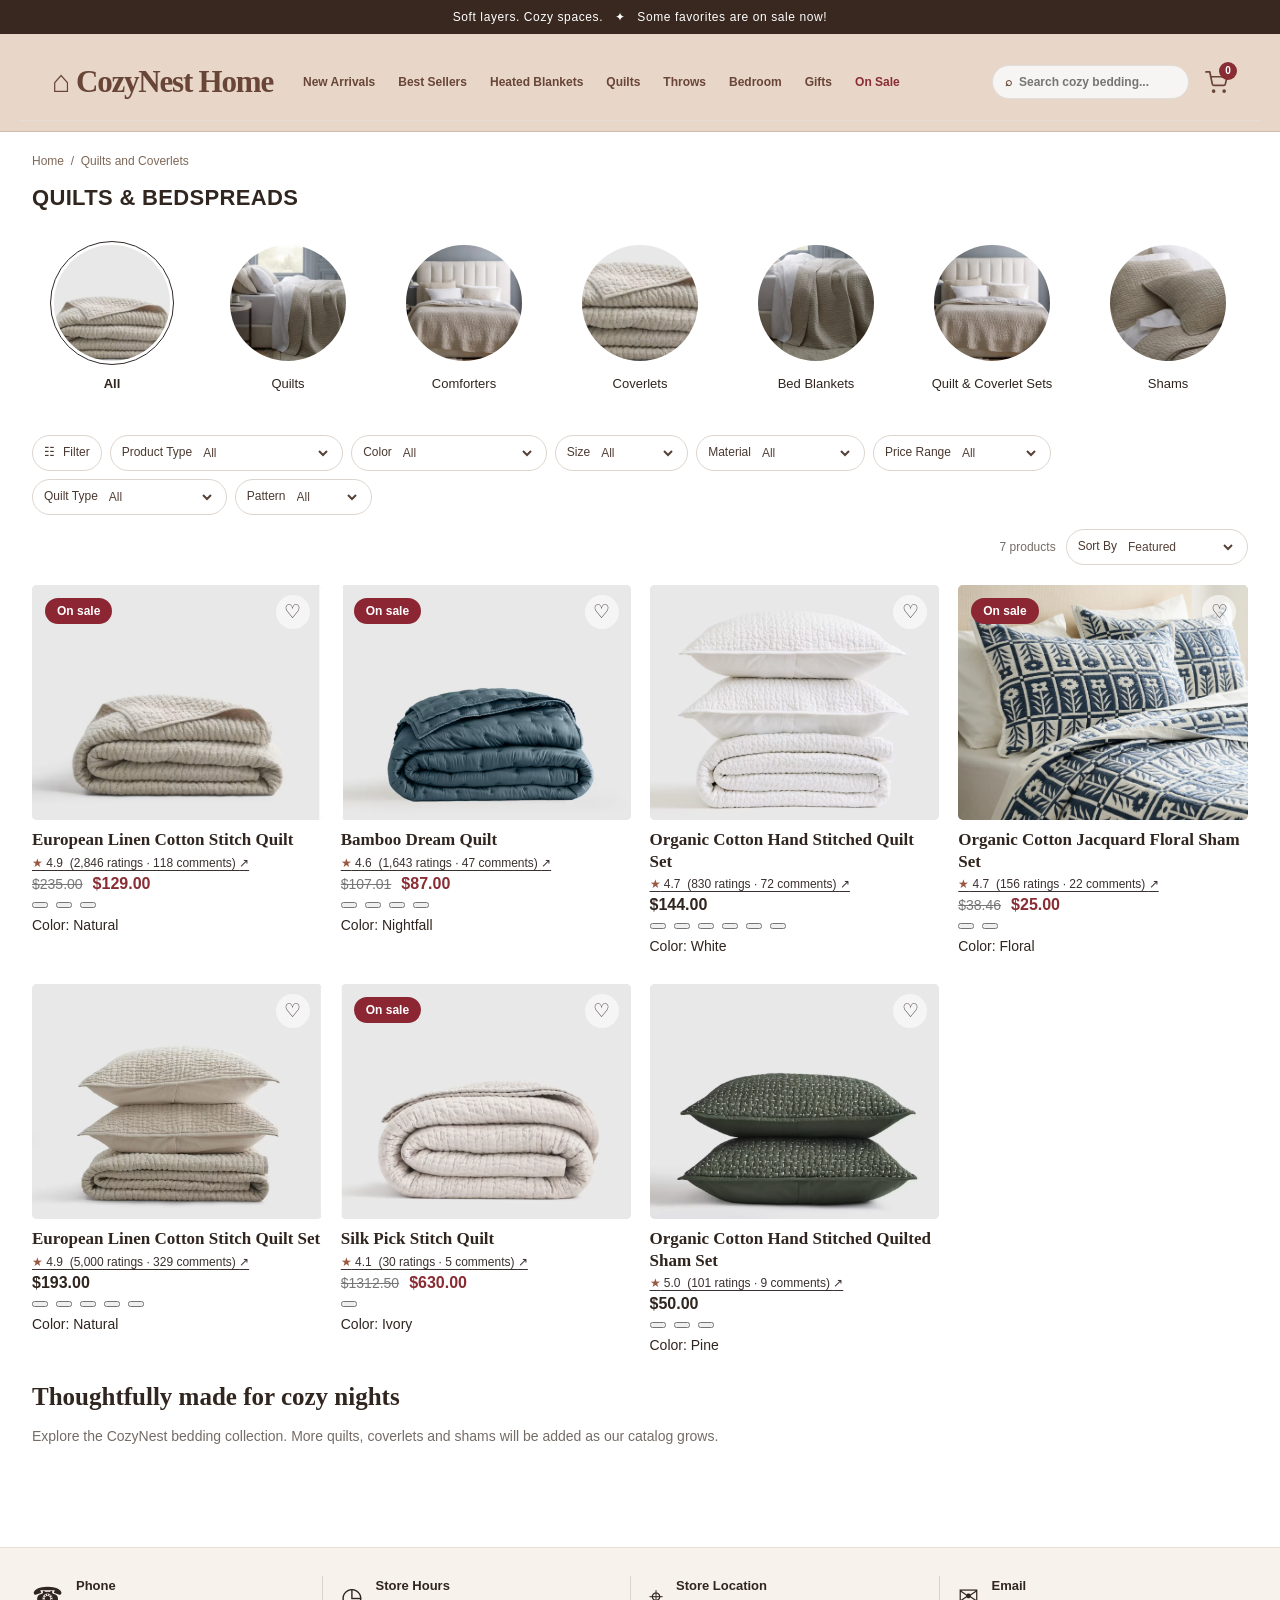
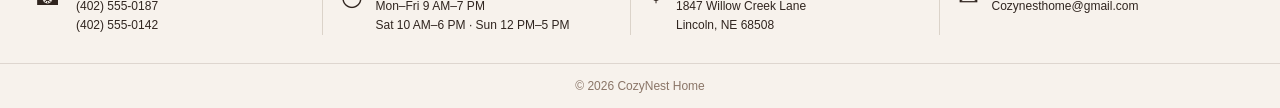
<file: index.html>
<!doctype html>
<html lang="en">
<head>
  <meta charset="utf-8">
  <meta name="viewport" content="width=device-width, initial-scale=1">
  <title>Quilts & Bedspreads | CozyNest Home</title>
  <link rel="stylesheet" href="styles.css">
  <script defer src="app.js"></script>
</head>
<body data-page="home">
  <div id="site-header"></div>
  <main class="container collection-main">
    <div class="breadcrumbs"><a href="index.html">Home</a> &nbsp;/&nbsp; Quilts and Coverlets</div>
    <h1 class="page-title">QUILTS &amp; BEDSPREADS</h1>
    <div id="categories" class="categories" aria-label="Shop by category"></div>
    <div class="filters catalog-filters" aria-label="Filter and sort products">
      <div class="filter-left">
        <button type="button" id="toggle-filters" class="pill filter-trigger" aria-expanded="false" aria-controls="extra-filters"><span aria-hidden="true">☷</span> Filter</button>
        <label class="pill">Product Type <select id="type-filter" aria-label="Product type">
          <option value="all">All</option><option value="quilt">Quilts</option><option value="comforter">Comforters</option><option value="coverlet">Coverlets</option><option value="heated">Bed Blankets</option><option value="set">Quilt &amp; Coverlet Sets</option><option value="sham">Shams</option>
        </select></label>
        <label class="pill">Color <select id="color-filter" aria-label="Color"><option value="all">All</option></select></label>
        <label class="pill">Size <select id="size-filter" aria-label="Size"><option value="all">All</option></select></label>
        <label class="pill">Material <select id="material-filter" aria-label="Material"><option value="all">All</option><option value="linen-cotton">Linen / Cotton</option><option value="cotton">Cotton</option><option value="polyester">Polyester</option></select></label>
        <label class="pill">Price Range <select id="price-filter" aria-label="Price range"><option value="all">All</option><option value="0-50">Under $50</option><option value="50-100">$50–$100</option><option value="100-150">$100–$150</option><option value="150-999999">$150+</option></select></label>
        <label class="pill">Quilt Type <select id="quilt-type-filter" aria-label="Quilt type"><option value="all">All</option><option value="stitched">Stitched</option><option value="patchwork">Patchwork</option><option value="channel">Channel stitched</option></select></label>
        <label class="pill">Pattern <select id="pattern-filter" aria-label="Pattern"><option value="all">All</option><option value="textured">Textured</option><option value="solid">Solid</option><option value="floral">Floral</option><option value="striped">Striped</option></select></label>
      </div>
      <div class="results"><span id="result-count">1 product</span><label class="pill sort-pill">Sort By <select id="sort-filter" aria-label="Sort products"><option value="featured">Featured</option><option value="price-low">Price: low to high</option><option value="price-high">Price: high to low</option><option value="rating">Highest rated</option></select></label></div>
    </div>
    <div id="extra-filters" class="extra-filters" hidden>
      <label>Deals <select id="deal-filter" aria-label="Sale filter"><option value="all">All products</option><option value="sale">On sale</option></select></label>
      <button type="button" id="clear-filters" class="reset-filters">Clear all filters</button>
    </div>
    <section id="product-grid" class="grid" aria-label="Products"></section>
    <p id="no-results" class="empty catalog-empty" style="display:none">No products match those filters yet. Try All or Quilts.</p>
    <section class="suggested"><h2 class="section-title">Thoughtfully made for cozy nights</h2><p class="subtitle">Explore the CozyNest bedding collection. More quilts, coverlets and shams will be added as our catalog grows.</p></section>
  </main>
  <div id="site-footer"></div>
</body>
</html>
</file>
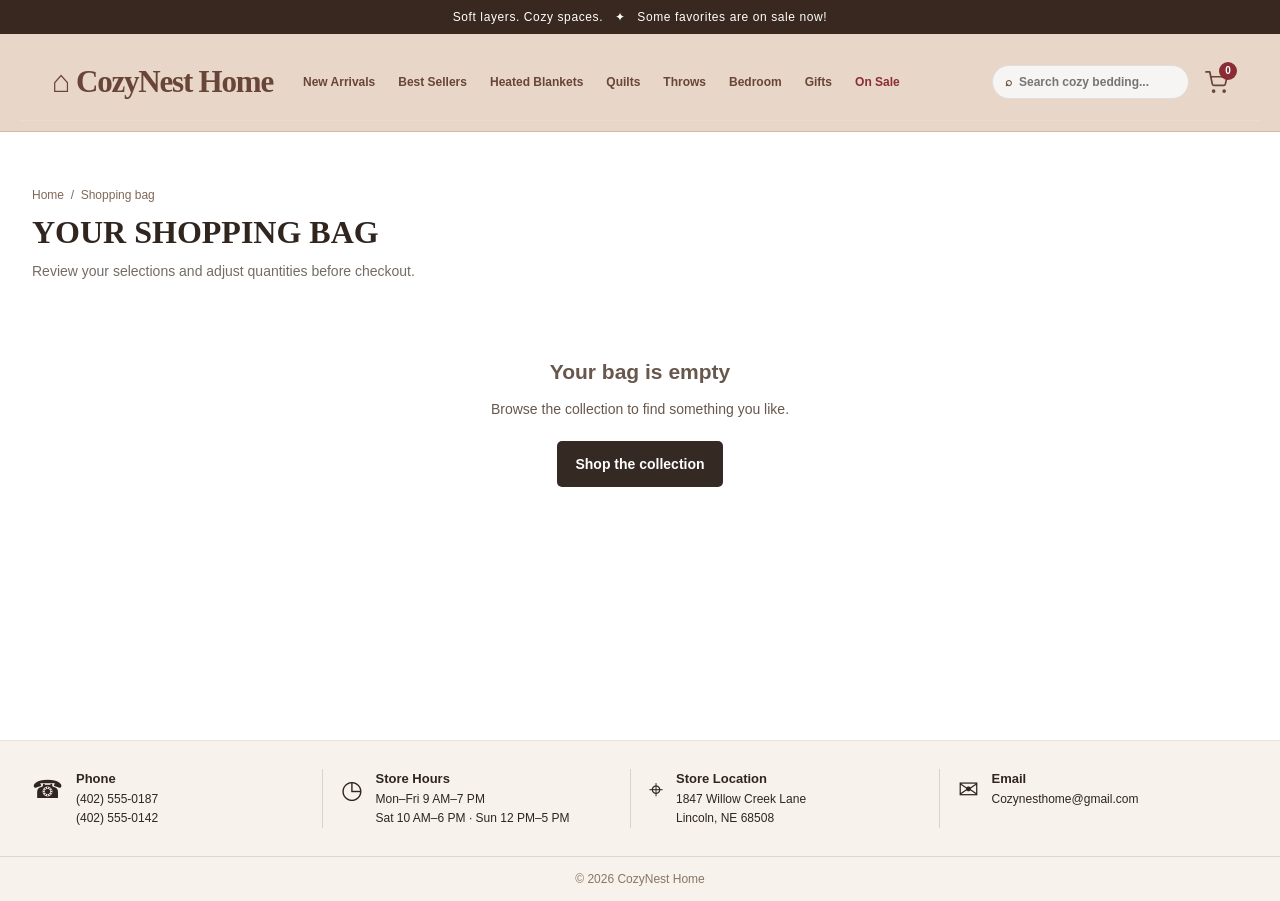
<file: cart.html>
<!doctype html><html lang="en"><head><meta charset="utf-8"><meta name="viewport" content="width=device-width,initial-scale=1"><title>Your Bag | CozyNest Home</title><link rel="stylesheet" href="styles.css"><script defer src="app.js"></script></head><body data-page="cart"><div id="site-header"></div><main class="container page-pad"><div class="breadcrumbs"><a href="index.html">Home</a> &nbsp;/&nbsp; Shopping bag</div><h1 class="page-title">YOUR SHOPPING BAG</h1><p class="subtitle">Review your selections and adjust quantities before checkout.</p><div id="cart-content"></div></main><div id="site-footer"></div></body></html>
</file>
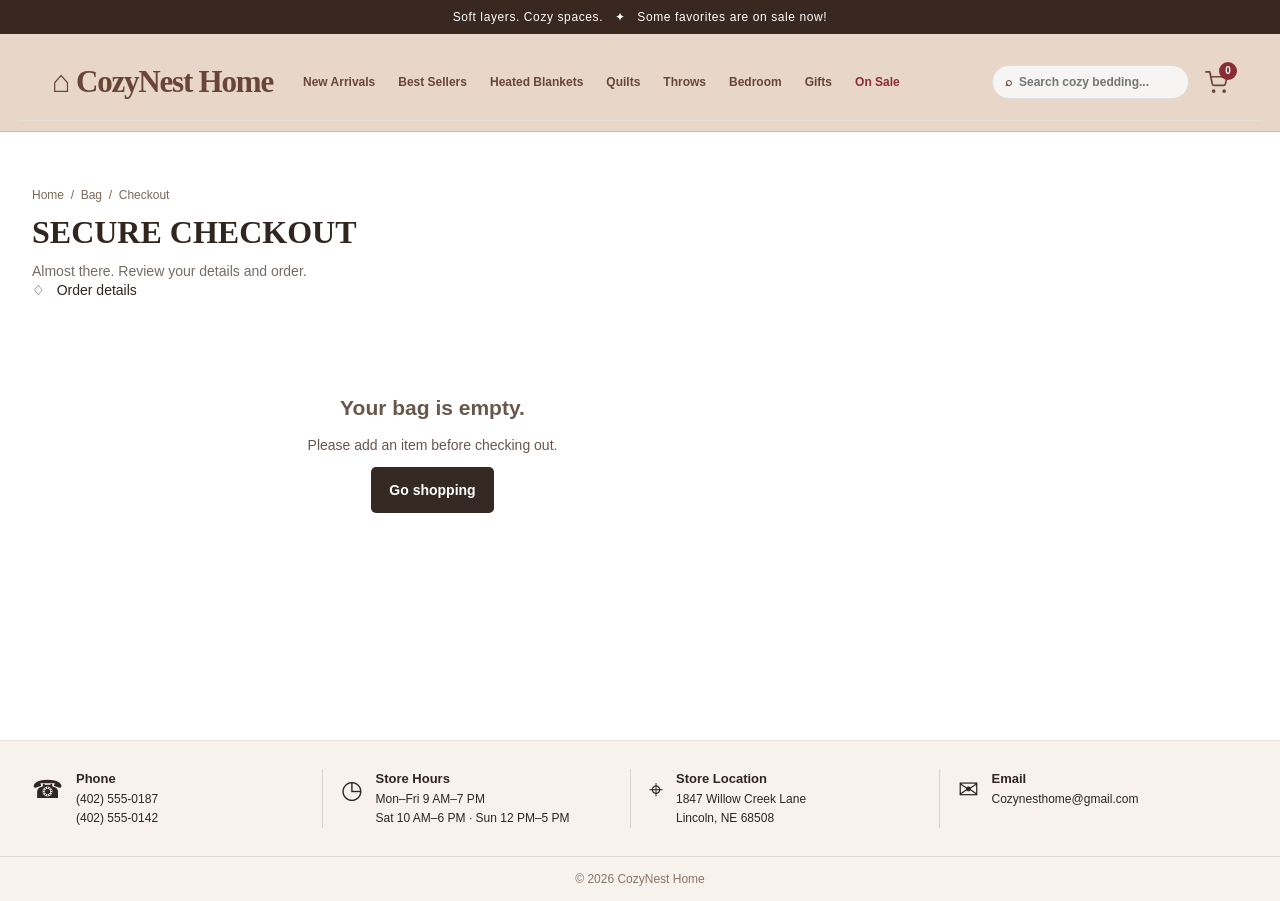
<file: checkout.html>
<!doctype html>
<html lang="en"><head><meta charset="utf-8"><meta name="viewport" content="width=device-width,initial-scale=1"><title>Checkout | CozyNest Home</title><link rel="stylesheet" href="styles.css"><script defer src="app.js"></script></head>
<body data-page="checkout"><div id="site-header"></div>
<main class="container page-pad"><div class="breadcrumbs"><a href="index.html">Home</a> &nbsp;/&nbsp; <a href="cart.html">Bag</a> &nbsp;/&nbsp; Checkout</div>
<div class="checkout-title-row"><div><h1 class="page-title">SECURE CHECKOUT</h1><p class="subtitle">Almost there. Review your details and order.</p></div><span class="checkout-lock">♢ &nbsp; Order details</span></div>
<div class="checkout-layout"><div>
<form id="checkout-form" autocomplete="off" novalidate>
<section class="checkout-panel"><div class="checkout-section-head"><span class="step-number"></span><h2>Contact information</h2></div>
<div class="two-fields"><div class="form-group"><label for="demo-name">Full name</label><input id="demo-name" class="field" name="name" required maxlength="60" placeholder="Example User" autocomplete="off"></div><div class="form-group"><label for="demo-email">Email address</label><input id="demo-email" class="field" name="email" required type="email" maxlength="80" placeholder="User@example.com" autocomplete="off"></div></div>
<div class="form-group"><label for="demo-phone">Phone number</label><input id="demo-phone" class="field" name="phone" type="tel" inputmode="tel" required maxlength="20" placeholder="402-555-0148" autocomplete="off"></div>
</section>
<section class="checkout-panel"><div class="checkout-section-head"><span class="step-number"></span><h2>Shipping information</h2></div>
<div class="form-group"><label for="demo-street">Street address</label><input id="demo-street" class="field" name="street" required maxlength="90" placeholder="100 Example Avenue" autocomplete="off"></div>
<div class="three-fields"><div class="form-group"><label for="demo-city">City</label><input id="demo-city" class="field" name="city" required maxlength="45" placeholder="Sample City" autocomplete="off"></div><div class="form-group"><label for="demo-state">State</label><input id="demo-state" class="field" name="state" required maxlength="30" placeholder="NE" autocomplete="off"></div><div class="form-group"><label for="demo-zip">ZIP code</label><input id="demo-zip" class="field" name="zip" required maxlength="10" placeholder="00000" autocomplete="off"></div></div>
<div class="shipping-choice"><div><strong>Standard shipping </strong><span> Arrives in 4–7 business days (example)</span></div><strong></strong></div>
</section>
<section class="checkout-panel payment-panel"><div class="checkout-section-head"><span class="step-number"></span><h2>Payment</h2></div>
<p class="payment-explainer">Card details are shown for checkout layout purposes only.</p>
<div class="payment-inputs"><div class="form-group"><label for="demo-card-number">Card number</label><input id="demo-card-number" class="field test-card-field" value="•••• •••• •••• 4242" type="text" readonly aria-readonly="true" autocomplete="off" spellcheck="false" aria-label="Non-editable example card ending in 4242"></div><div class="form-group"><label for="demo-card-expiry">Expiration date (MM/YY)</label><input id="demo-card-expiry" class="field test-card-field" value="12/30" type="text" readonly aria-readonly="true" autocomplete="off"></div></div>
</section>
<div class="checkout-actions"><button class="outline" type="button" id="fill-demo">Use sample details</button><button class="outline" type="reset">Clear form</button></div>
<button class="solid full checkout-submit" type="submit">Complete checkout</button>
<p id="checkout-error" class="alert" role="alert" style="display:none"></p>
</form></div><aside id="checkout-summary" class="summary"></aside></div>
</main><div id="site-footer"></div></body></html>
</file>
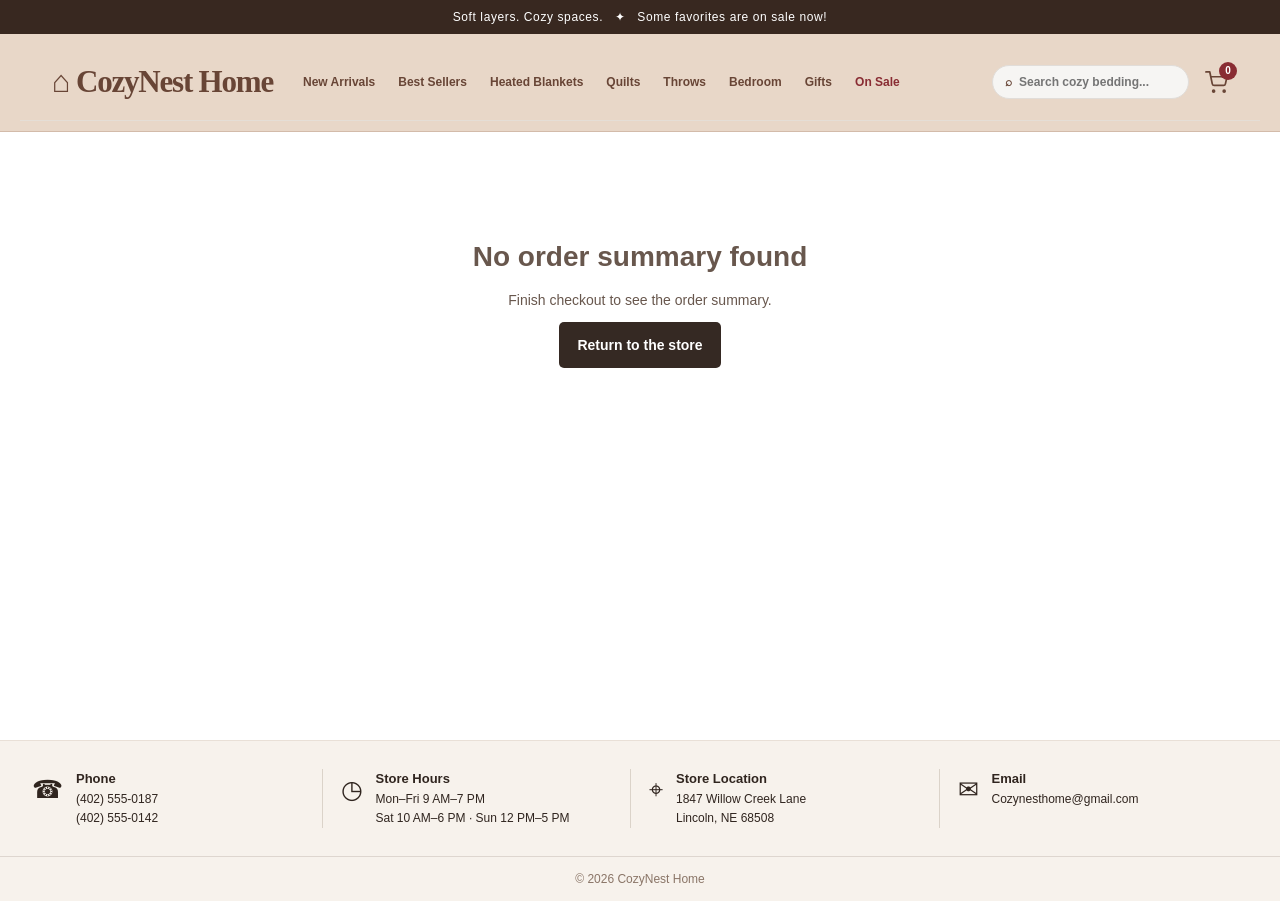
<file: confirmation.html>
<!doctype html><html lang="en"><head><meta charset="utf-8"><meta name="viewport" content="width=device-width,initial-scale=1"><title>Order Summary | CozyNest Home</title><link rel="stylesheet" href="styles.css"><script defer src="app.js"></script></head><body data-page="confirmation"><div id="site-header"></div><main class="container page-pad"><div id="confirm-content"></div></main><div id="site-footer"></div></body></html>
</file>
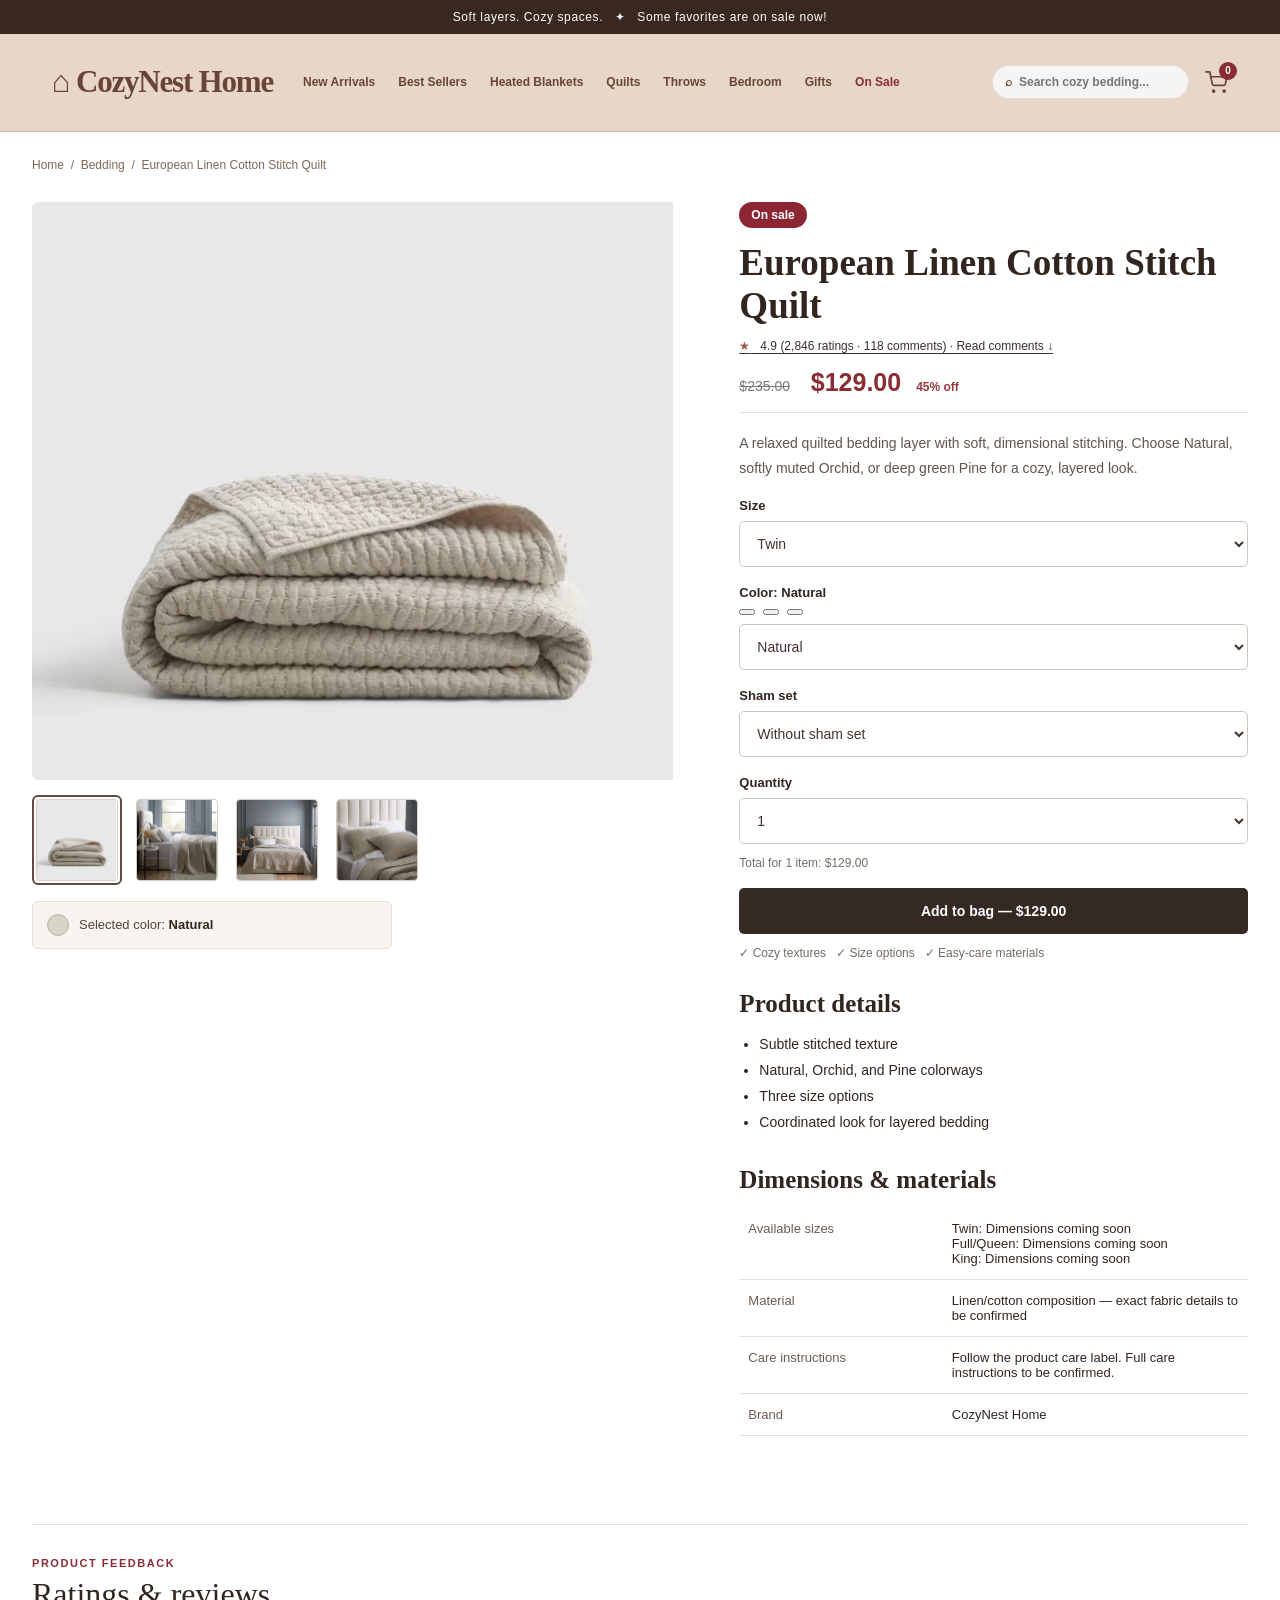
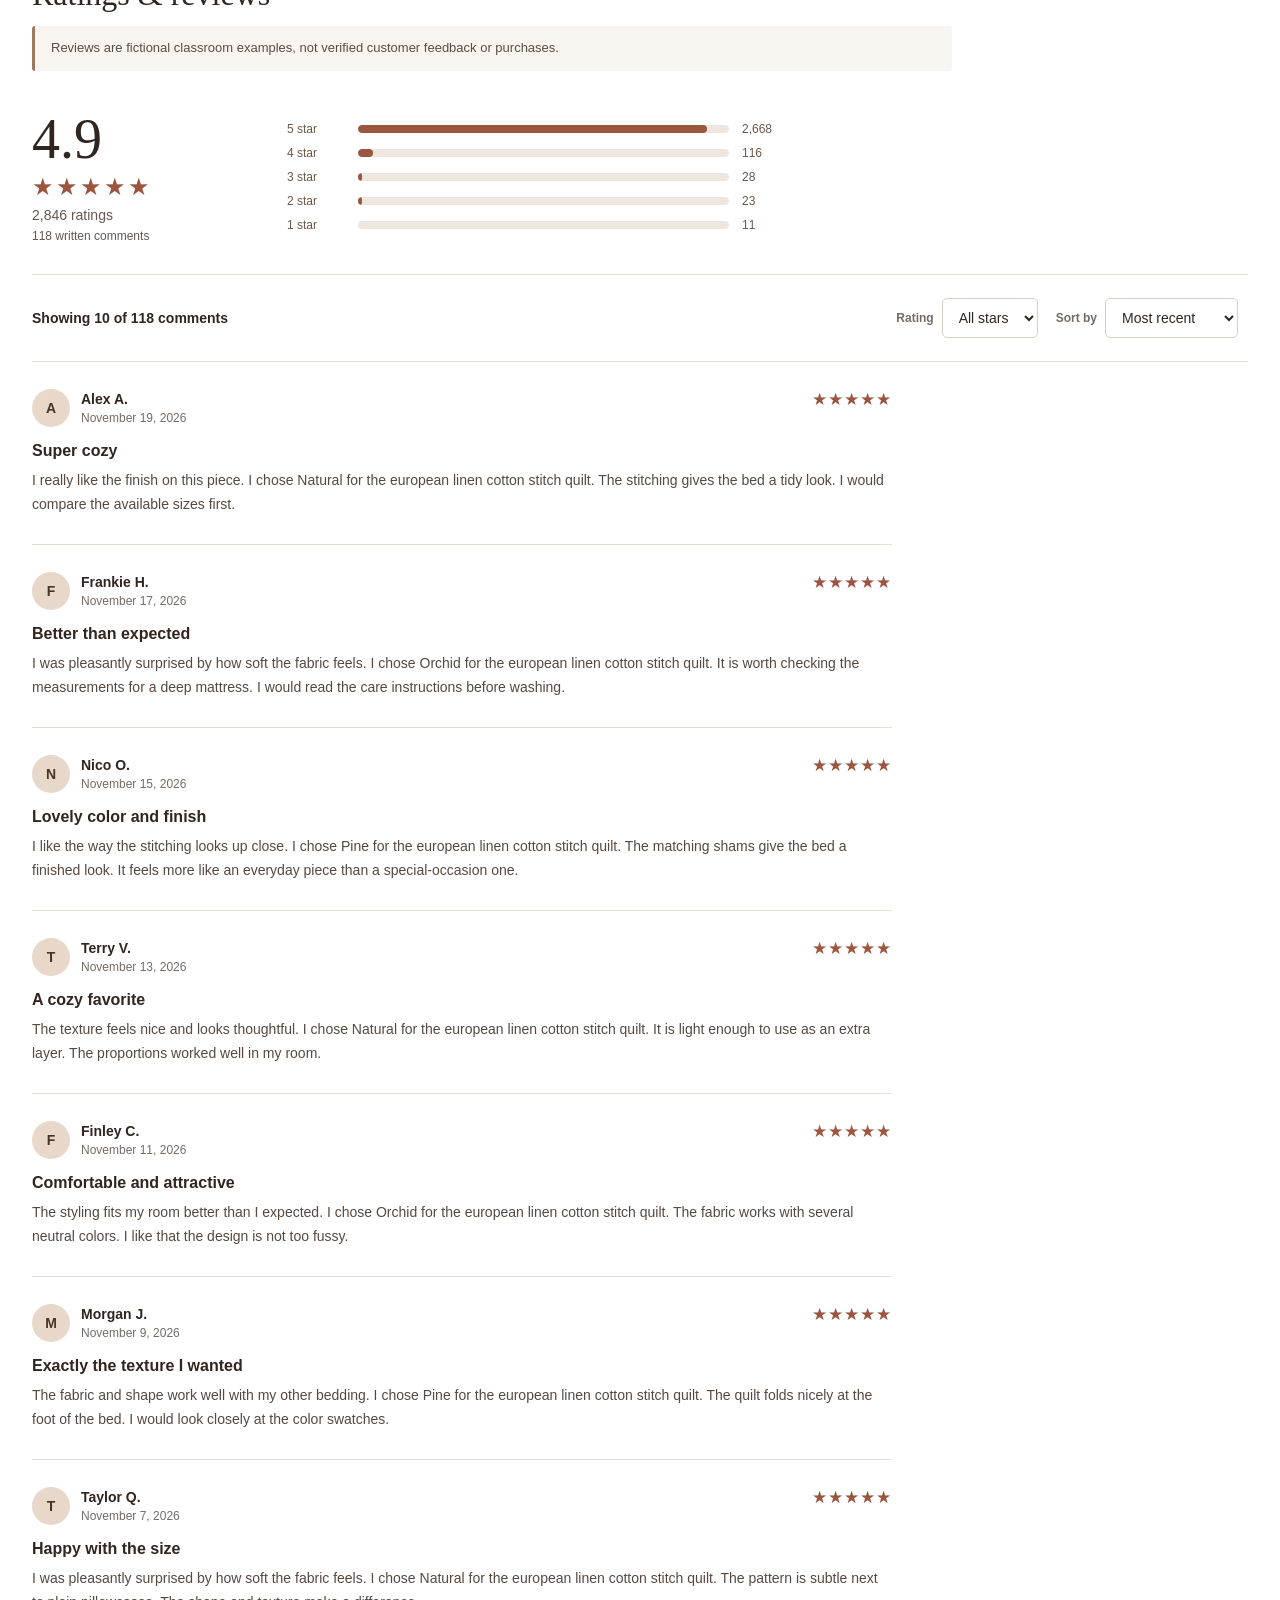
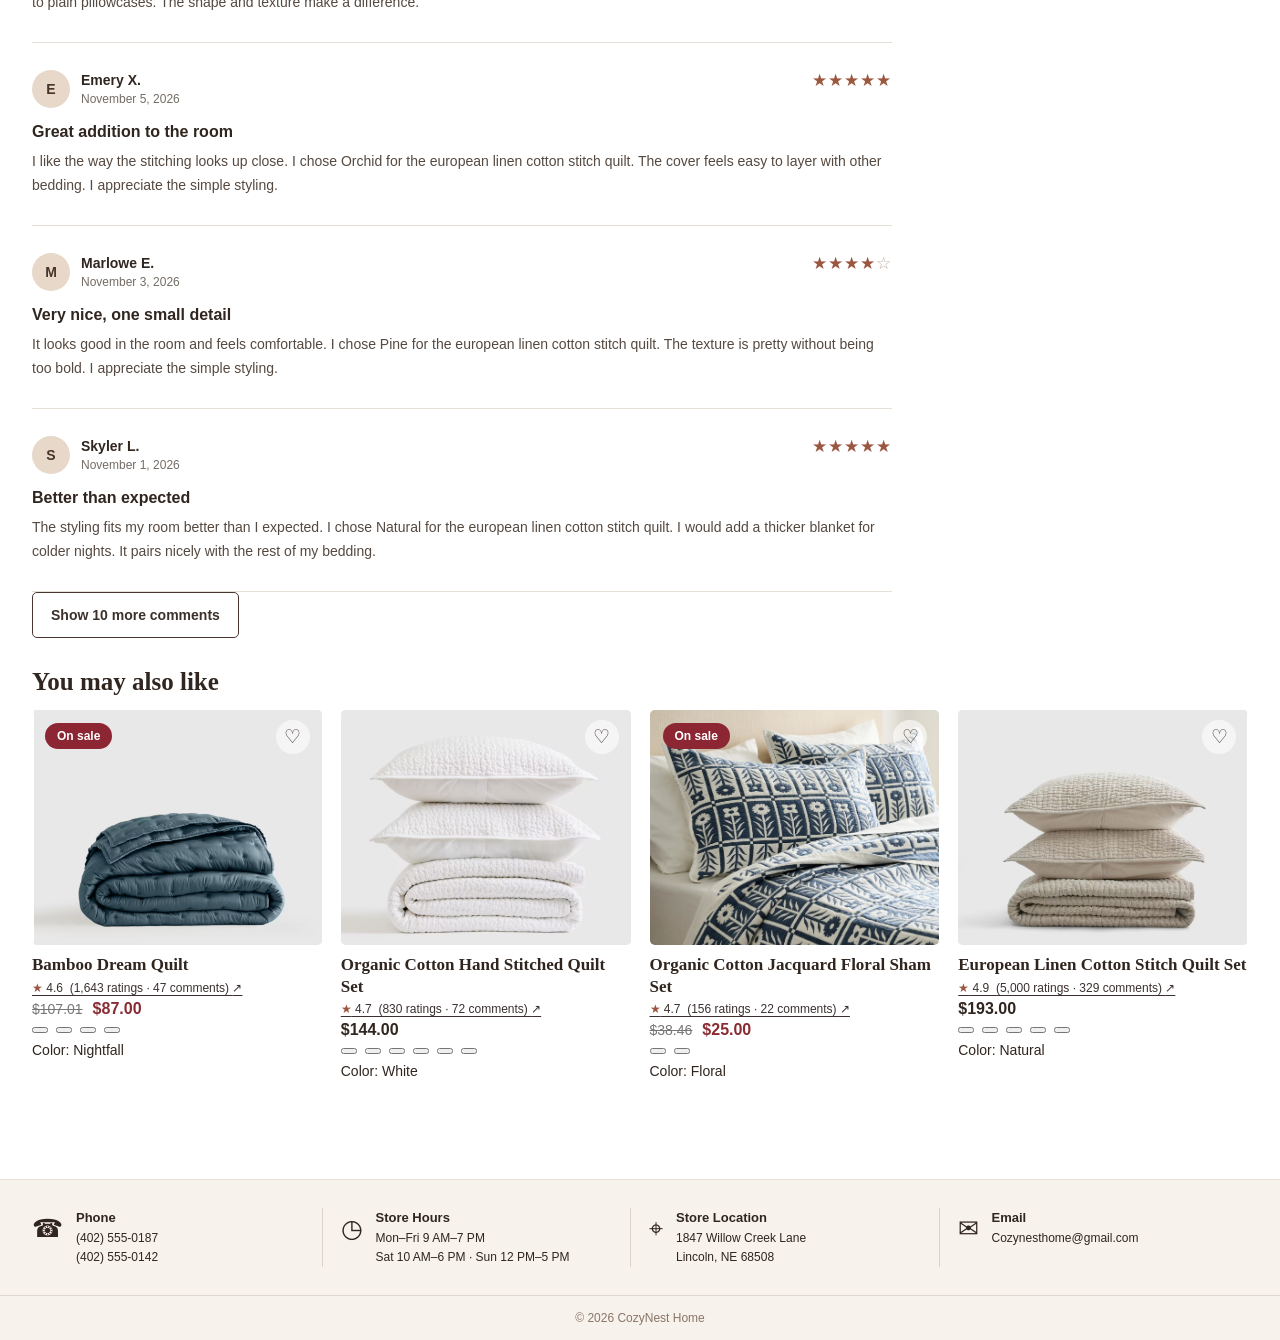
<file: product.html>
<!doctype html><html lang="en"><head><meta charset="utf-8"><meta name="viewport" content="width=device-width,initial-scale=1"><title>Product Details | CozyNest Home</title><link rel="stylesheet" href="styles.css"><script defer src="app.js"></script></head><body data-page="product"><div id="site-header"></div><main class="container"><div class="breadcrumbs"><a href="index.html">Home</a> &nbsp;/&nbsp; <a href="index.html">Bedding</a> &nbsp;/&nbsp; <span id="crumb-product">Product</span></div><div id="product-detail"></div><section class="suggested"><h2 class="section-title">You may also like</h2><div class="grid" id="related-grid"></div></section></main><div id="site-footer"></div></body></html>
</file>
<file: styles.css>
:root{--ink:#30251f;--muted:#746c65;--line:#e5ded6;--warm:#f8f4ef;--cream:#fcfaf7;--wine:#892c33;--pink:#f6e4df;--serif:Georgia,'Times New Roman',serif;--sans:Arial,Helvetica,sans-serif;--shadow:0 12px 40px rgba(34,23,16,.09)}*{box-sizing:border-box}html{scroll-behavior:smooth}body{margin:0;background:#fff;color:var(--ink);font-family:var(--sans);font-size:14px}a{color:inherit;text-decoration:none}button,input,select,textarea{font:inherit}button{cursor:pointer}button:focus-visible,a:focus-visible,input:focus-visible,select:focus-visible{outline:3px solid #bd806b;outline-offset:3px}.promo{background:#382820;color:#fff;text-align:center;letter-spacing:.05em;padding:10px 15px;font-size:12px}.safety{background:#e8d7c8;border-bottom:1px solid #d3bbaa;text-align:center;padding:10px 20px;color:#684536;font-size:12px;font-weight:650}.header{max-width:1320px;margin:auto;padding:20px 32px;display:flex;align-items:center;gap:30px}.logo{font-family:var(--serif);font-size:31px;white-space:nowrap;letter-spacing:-1.2px}.roof{display:inline-block;font-family:Arial;font-size:19px;vertical-align:middle;margin-right:7px}.nav{display:flex;gap:23px;align-items:center;flex:1;flex-wrap:wrap}.nav a{white-space:nowrap;font-weight:600;font-size:12px}.nav a:hover{color:var(--wine)}.nav .sale-link{color:var(--wine)}.actions{display:flex;align-items:center;gap:16px}.searchbar{display:flex;align-items:center;gap:5px;border:1px solid #e1ddd9;background:#f6f5f3;border-radius:25px;padding:8px 12px;min-width:170px}.searchbar input{background:none;border:0;outline:none;min-width:0;width:100%;font-size:12px}.iconlink{font-size:22px;line-height:1;position:relative}.counter{position:absolute;top:-8px;right:-9px;background:var(--wine);color:#fff;border-radius:50%;min-width:18px;height:18px;font-size:10px;display:grid;place-items:center;padding:2px}.divider{border:0;border-top:1px solid var(--line);margin:0}.container{max-width:1320px;margin:auto;padding:0 32px}.breadcrumbs{font-size:12px;color:#7e6858;padding:26px 0 12px}.breadcrumbs a:hover{text-decoration:underline}.page-title{font-family:var(--serif);font-size:32px;line-height:1.15;margin:0 0 9px}.subtitle{color:var(--muted);line-height:1.6;margin:0}.categories{display:flex;justify-content:space-between;gap:12px;padding:25px 0 28px;overflow-x:auto}.category{border:0;background:none;min-width:113px;display:flex;align-items:center;flex-direction:column;gap:9px;padding:0;color:var(--ink)}.category img{width:105px;height:105px;object-fit:cover;border-radius:50%;border:2px solid transparent;outline:1px solid transparent}.category.active img{border-color:white;outline-color:#594337}.category span{font-family:var(--serif);font-size:15px}.category:hover span{text-decoration:underline}.filters{display:flex;justify-content:space-between;align-items:center;gap:15px;margin-bottom:22px;flex-wrap:wrap}.filter-left{display:flex;gap:8px;flex-wrap:wrap}.pill{border:1px solid #ded6cf;border-radius:24px;padding:10px 12px;background:#fff;color:#47392f;font-size:12px}.pill select{border:0;background:transparent;color:inherit;max-width:150px;outline:0}.results{color:var(--muted);font-size:12px}.grid{display:grid;grid-template-columns:repeat(4,minmax(0,1fr));gap:30px 19px}.product-card{min-width:0}.product-photo{position:relative;display:block;background:#eee7e0;border-radius:5px;overflow:hidden;aspect-ratio:1.23}.product-photo img{width:100%;height:100%;object-fit:cover;display:block;transition:transform .25s}.product-photo:hover img{transform:scale(1.035)}.badge-sale{position:absolute;top:13px;left:13px;background:#8c2633;color:#fff;border-radius:22px;padding:6px 12px;font-size:12px;font-weight:700;z-index:1}.heart{position:absolute;right:12px;top:10px;border:0;background:#fff9;border-radius:50%;width:34px;height:34px;display:grid;place-items:center;font-size:19px;z-index:2;color:#473a37}.heart.active{color:#a52536;background:#fff}.product-name{display:block;font-family:var(--serif);font-size:17px;font-weight:700;margin:9px 0 5px;line-height:1.25}.product-name:hover{text-decoration:underline}.rating{font-size:12px;color:#3b3030;margin:4px 0}.stars{color:#9a563f}.prices{display:flex;align-items:center;gap:10px;font-size:16px;font-weight:700;margin:5px 0}.was{font-size:14px;color:#777;text-decoration:line-through;font-weight:400}.now{color:var(--wine)}.swatches{display:flex;gap:8px;margin:9px 0}.swatch{width:16px;height:16px;border-radius:50%;border:1px solid #b9afa6;box-shadow:0 0 0 2px white}.footer{margin-top:50px;background:#f7f2ec;border-top:1px solid #e9e0d7}.footer-inner{max-width:1320px;margin:auto;padding:28px 32px;display:grid;grid-template-columns:repeat(4,1fr);gap:18px}.footer-item{display:flex;gap:13px;border-right:1px solid #dbd3c9;padding-right:15px;font-size:12px;line-height:1.6}.footer-item:last-child{border:0}.footer-icon{font-size:25px}.footer-note{text-align:center;color:#8a7567;border-top:1px solid #ded6cf;font-size:12px;padding:15px}.footer-item strong{font-size:13px}.product-detail{display:grid;grid-template-columns:minmax(0,1.12fr) minmax(340px,.88fr);gap:60px;padding-top:18px}.large-image{width:100%;aspect-ratio:1.12;object-fit:cover;background:#f5f0eb;border-radius:7px}.thumbs{display:flex;gap:10px;margin-top:12px}.thumb{width:84px;height:76px;object-fit:cover;border-radius:5px;border:1px solid #d6cbc0}.detail-name{font-family:var(--serif);font-size:37px;line-height:1.15;margin:0 0 12px}.detail-price{font-size:25px;font-weight:700;margin:15px 0}.detail-intro{color:#5f554d;line-height:1.75;border-top:1px solid var(--line);padding-top:18px}.form-group{margin:18px 0}.form-group label{display:block;font-weight:700;font-size:13px;margin-bottom:8px}.form-group select,.field{width:100%;border:1px solid #cfc5bb;border-radius:5px;background:white;padding:13px;color:#43352e;min-height:43px}.two-fields{display:grid;grid-template-columns:1fr 1fr;gap:13px}.three-fields{display:grid;grid-template-columns:2fr 1fr 1fr;gap:13px}.solid{border:0;background:#352923;color:#fff;border-radius:5px;padding:15px 18px;font-weight:700}.solid:hover{background:#5d453a}.solid:disabled{opacity:.45;cursor:not-allowed}.outline{border:1px solid #49372f;color:#3b302a;background:#fff;border-radius:5px;padding:14px 18px;font-weight:700}.outline:hover{background:#f8f4ef}.full{width:100%}.small{font-size:12px}.light{color:var(--muted)}.features{padding-left:20px;line-height:1.85}.specs{border-collapse:collapse;width:100%;font-size:13px;margin:10px 0 30px}.specs td{border-bottom:1px solid var(--line);padding:13px 9px;vertical-align:top}.specs td:first-child{color:#6b5c51;width:40%}.section-title{font-family:var(--serif);font-size:25px;margin:30px 0 14px}.page-pad{padding-top:30px;min-height:62vh}.cart-layout{display:grid;grid-template-columns:1fr 350px;gap:45px;padding-top:20px}.cart-row{display:grid;grid-template-columns:110px 1fr auto;gap:15px;padding:17px 0;border-bottom:1px solid var(--line);align-items:center}.cart-row img{width:110px;height:105px;object-fit:cover;border-radius:5px}.summary{background:#f8f5f1;padding:24px;border:1px solid #e6ddd4;border-radius:5px;height:max-content}.summary-line{display:flex;justify-content:space-between;gap:20px;margin:15px 0}.summary-line.total{font-weight:800;font-size:19px;padding-top:16px;border-top:1px solid #dbd0c6}.qty-row{display:flex;align-items:center;gap:10px;margin-top:14px}.qty-button{border:1px solid var(--line);background:#fff;padding:5px 10px;border-radius:4px}.text-button{border:0;background:transparent;text-decoration:underline;color:#77533f;font-size:12px}.empty{text-align:center;padding:60px 20px;color:#68574d}.checkout-layout{display:grid;grid-template-columns:minmax(0,1fr) 355px;gap:60px;padding:20px 0 60px}.notice{background:#fff5e9;border:1px solid #e5cdb5;color:#654327;padding:16px 18px;border-radius:5px;line-height:1.6;margin:20px 0}.notice strong{display:block}.radio-line{display:flex;align-items:center;gap:9px;border:1px solid #d9d0c7;padding:14px;margin-bottom:10px;border-radius:5px}.radio-line input{accent-color:#87333a}.card-mock{background:#f2ece5;padding:16px;margin:12px 0;border-radius:5px;font-size:13px}.checkbox-line{display:flex;gap:10px;align-items:flex-start;line-height:1.5;margin:18px 0}.checkbox-line input{margin-top:3px;accent-color:#8b333a}.success{max-width:680px;margin:60px auto;text-align:center;padding:20px}.check-round{display:inline-grid;place-items:center;background:#e1efe3;color:#286437;border-radius:50%;width:75px;height:75px;font-size:35px}.alert{text-align:center;padding:13px;margin-top:15px;border-radius:4px;background:#f5e5e3;color:#872f35}.suggested{padding-bottom:50px}.responsive-menu{display:none}.toast{position:fixed;bottom:26px;right:26px;background:#352923;color:#fff;padding:13px 18px;border-radius:5px;box-shadow:var(--shadow);z-index:100;max-width:320px}@media(max-width:1090px){.header{flex-wrap:wrap;gap:16px}.nav{order:3;width:100%;justify-content:center}.actions{margin-left:auto}.grid{grid-template-columns:repeat(3,minmax(0,1fr))}.product-detail{gap:28px}.footer-inner{grid-template-columns:repeat(2,1fr)}.footer-item:nth-child(2){border:0}}@media(max-width:760px){.header,.container{padding-left:18px;padding-right:18px}.header{padding-top:14px;padding-bottom:14px}.logo{font-size:24px}.nav{gap:12px;justify-content:flex-start;overflow:auto;flex-wrap:nowrap}.nav a{font-size:11px}.searchbar{min-width:130px;width:145px}.grid{grid-template-columns:repeat(2,minmax(0,1fr));gap:23px 12px}.page-title{font-size:26px}.categories{gap:20px}.category{min-width:85px}.category img{width:76px;height:76px}.category span{font-size:12px}.product-detail,.cart-layout,.checkout-layout{grid-template-columns:1fr;gap:28px}.detail-name{font-size:30px}.footer-inner{grid-template-columns:1fr}.footer-item{border:0;border-bottom:1px solid var(--line);padding-bottom:15px}.cart-row{grid-template-columns:80px 1fr auto}.cart-row img{width:80px;height:80px}.three-fields{grid-template-columns:1fr 1fr}.three-fields .form-group:first-child{grid-column:1/-1}}@media(max-width:390px){.grid{grid-template-columns:1fr}.actions{gap:8px}.searchbar{max-width:125px}.logo{font-size:21px}}

/* Sample product reviews — visibly fictional, for cybersecurity classroom use. */
.review-link{text-decoration:underline;text-underline-offset:3px;cursor:pointer;color:inherit}.review-link:hover{color:var(--wine)}
.reviews-section{margin-top:58px;padding-top:32px;border-top:1px solid var(--line);scroll-margin-top:22px}
.reviews-heading h2{font:normal 32px/1.2 var(--serif);margin:6px 0 13px}
.reviews-kicker{letter-spacing:.14em;font-size:11px;font-weight:800;color:var(--wine);margin:0}
.reviews-disclosure{background:var(--warm);border-left:3px solid #9b7860;border-radius:3px;padding:12px 16px;font-size:13px;color:#5a4d43;line-height:1.6;max-width:920px}
.reviews-overview{display:flex;gap:70px;align-items:center;padding:27px 0 31px;border-bottom:1px solid var(--line)}
.review-overall{display:flex;flex-direction:column;gap:6px;min-width:185px;color:#665750}
.review-overall strong{font:normal 56px/1 var(--serif);color:var(--ink)}
.review-overall .stars{font-size:24px;letter-spacing:2px}.review-overall small{font-size:12px}
.rating-breakdown{width:100%;max-width:470px}.rating-bar-row{display:grid;grid-template-columns:58px 1fr 15px;gap:13px;align-items:center;font-size:12px;margin:10px 0;color:#6b5749}
.rating-bar{height:8px;border-radius:8px;background:#eee6df;overflow:hidden}.rating-bar span{display:block;background:#9a563f;height:100%;border-radius:8px}
.reviews-toolbar{display:flex;gap:20px;align-items:center;justify-content:space-between;padding:23px 0;border-bottom:1px solid var(--line);flex-wrap:wrap}
.review-controls{display:flex;gap:8px;align-items:center;flex-wrap:wrap}.review-controls label{font-size:12px;color:var(--muted);font-weight:700}.review-controls select{border:1px solid #d9cfc5;background:#fff;border-radius:5px;padding:10px 12px;margin-right:10px;color:var(--ink);max-width:160px}
.review-item{padding:27px 0;border-bottom:1px solid var(--line);max-width:860px}
.review-item-top{display:flex;justify-content:space-between;gap:15px;align-items:flex-start}.review-author{display:flex;gap:11px;align-items:center}.review-author strong{font-size:14px;display:block}
.review-avatar{background:#e7d8c9;color:#483529;font-weight:800;border-radius:50%;width:38px;height:38px;display:inline-grid;place-items:center}
.review-meta{display:block;color:var(--muted);font-size:12px;margin-top:4px}.review-stars{color:#9a563f;letter-spacing:1px;font-size:17px}.star-empty{color:#bcaea5}
.review-item h3{font-size:16px;margin:15px 0 8px}.review-item p{font-size:14px;line-height:1.75;color:#554940;margin:0}
.reviews-footer-note{font-size:12px;color:var(--muted);margin:19px 0 35px}.review-empty{padding:30px 0;color:var(--muted)}
@media(max-width:760px){.reviews-overview{gap:22px;align-items:flex-start;flex-direction:column}.review-overall strong{font-size:42px}.reviews-toolbar{align-items:flex-start;flex-direction:column}.review-item-top{align-items:flex-start;flex-direction:column;gap:8px}}

/* Product #1: supplied four-photo gallery */
.product-gallery-thumbs{display:flex;flex-wrap:wrap;gap:10px;margin-top:12px}
.gallery-thumb{border:2px solid transparent;border-radius:6px;padding:2px;background:#fff;cursor:pointer}
.gallery-thumb.active{border-color:#634b3f}
.gallery-thumb:focus-visible{outline:3px solid #bd806b;outline-offset:2px}
.gallery-thumb .thumb{display:block;width:82px;height:82px;object-fit:cover;border-radius:4px}
.discount-label{font:600 12px Arial,sans-serif;color:#953b41;margin-left:8px}
.category-glyph{display:grid;place-items:center;width:93px;height:93px;border-radius:50%;background:#efeae4;font-size:34px;color:#68584a;border:1px solid #dfd4c9}
.category.active .category-glyph{outline:2px solid #634b3f;outline-offset:3px}
@media(max-width:760px){.category-glyph{width:70px;height:70px}.gallery-thumb .thumb{width:64px;height:64px}}


/* Catalog category photos + Quince-style compact filters */
.collection-main .breadcrumbs{padding-top:22px;padding-bottom:17px;font-size:12px}
.collection-main .page-title{font-family:Arial,Helvetica,sans-serif;font-size:22px;letter-spacing:.015em;font-weight:700;margin:0 0 5px}
.collection-main .categories{display:grid;grid-template-columns:repeat(7,minmax(0,1fr));gap:16px;align-items:start;padding:27px 0 26px;overflow:visible}
.collection-main .category{width:100%;min-width:0;display:flex;align-items:center;gap:12px;flex-direction:column;text-align:center;background:none;border:0;padding:0;cursor:pointer}
.collection-main .category img{display:block;width:min(100%,122px);height:auto;aspect-ratio:1;border-radius:50%;object-fit:cover;border:3px solid #fff;outline:1px solid transparent;box-shadow:none;background:#f0eeeb;transition:transform .2s ease,outline-color .2s ease}
.collection-main .category.active img{outline:1px solid #312a27}
.collection-main .category:hover img{transform:scale(1.035)}
.collection-main .category span{font-family:Arial,Helvetica,sans-serif;font-size:13px;line-height:1.25;font-weight:400;min-height:2.5em;max-width:140px}
.collection-main .category.active span{font-weight:600}
.collection-main .category:hover span{text-decoration:underline}
.collection-main .catalog-filters{margin-bottom:20px;gap:14px;align-items:center}
.collection-main .filter-left{gap:8px;display:flex;flex-wrap:wrap;min-width:0}
.collection-main .pill{display:inline-flex;align-items:center;gap:7px;min-height:36px;padding:8px 11px;border-radius:22px;border:1px solid #ddd5cd;background:#fff;color:#4a3930;font-size:12px;white-space:nowrap;line-height:1.1}
.collection-main .pill select{border:0;outline:0;background:transparent;color:#554139;font-size:12px;max-width:136px;min-width:25px;cursor:pointer}
.collection-main .filter-trigger{cursor:pointer;gap:8px}
.collection-main .filter-trigger:hover,.collection-main .pill:focus-within{border-color:#a99785}
.collection-main .results{display:flex;align-items:center;gap:10px;white-space:nowrap;margin-left:auto}
.collection-main .sort-pill select{min-width:85px}
.collection-main .extra-filters{padding:13px 17px;display:flex;align-items:center;gap:20px;background:#faf7f4;border:1px solid #e5ded6;border-radius:6px;margin-top:-3px;margin-bottom:18px;font-size:13px}
.collection-main .extra-filters[hidden]{display:none}
.collection-main .extra-filters select{background:#fff;border:1px solid #d5c9bf;border-radius:4px;padding:8px;font-size:12px;margin-left:8px}
.collection-main .reset-filters{background:none;color:#76513d;text-decoration:underline;border:0;font-size:12px}
.collection-main .catalog-empty{padding:40px 20px;background:#fdfbf8;border-radius:6px}
@media(max-width:1100px){.collection-main .categories{gap:10px}.collection-main .category span{font-size:12px}.collection-main .catalog-filters{align-items:flex-start}.collection-main .results{width:100%;justify-content:space-between}}
@media(max-width:760px){.collection-main .categories{display:flex;overflow-x:auto;gap:18px;padding:23px 0 25px;scroll-snap-type:x mandatory}.collection-main .category{flex:0 0 93px;scroll-snap-align:start}.collection-main .category img{width:85px}.collection-main .category span{font-size:11px}.collection-main .page-title{font-size:21px}.collection-main .filter-left{flex-wrap:nowrap;overflow-x:auto;max-width:100%;padding-bottom:3px}.collection-main .pill{flex:0 0 auto}}

/* Compact color label directly under the product photos */
.fabric-preview{display:flex;align-items:center;gap:10px;margin-top:16px;padding:12px 14px;background:#f8f4ef;border:1px solid #e7dfd6;border-radius:6px;max-width:360px}
.fabric-preview .fabric-square{display:inline-block;flex:0 0 22px;width:22px;height:22px;border-radius:50%;background:var(--fabric-color);border:1px solid #bbb1a7}
.fabric-preview-label{font-size:13px;color:#554539;line-height:1.5}
.fabric-preview-label strong{color:#30251f}
</file>
